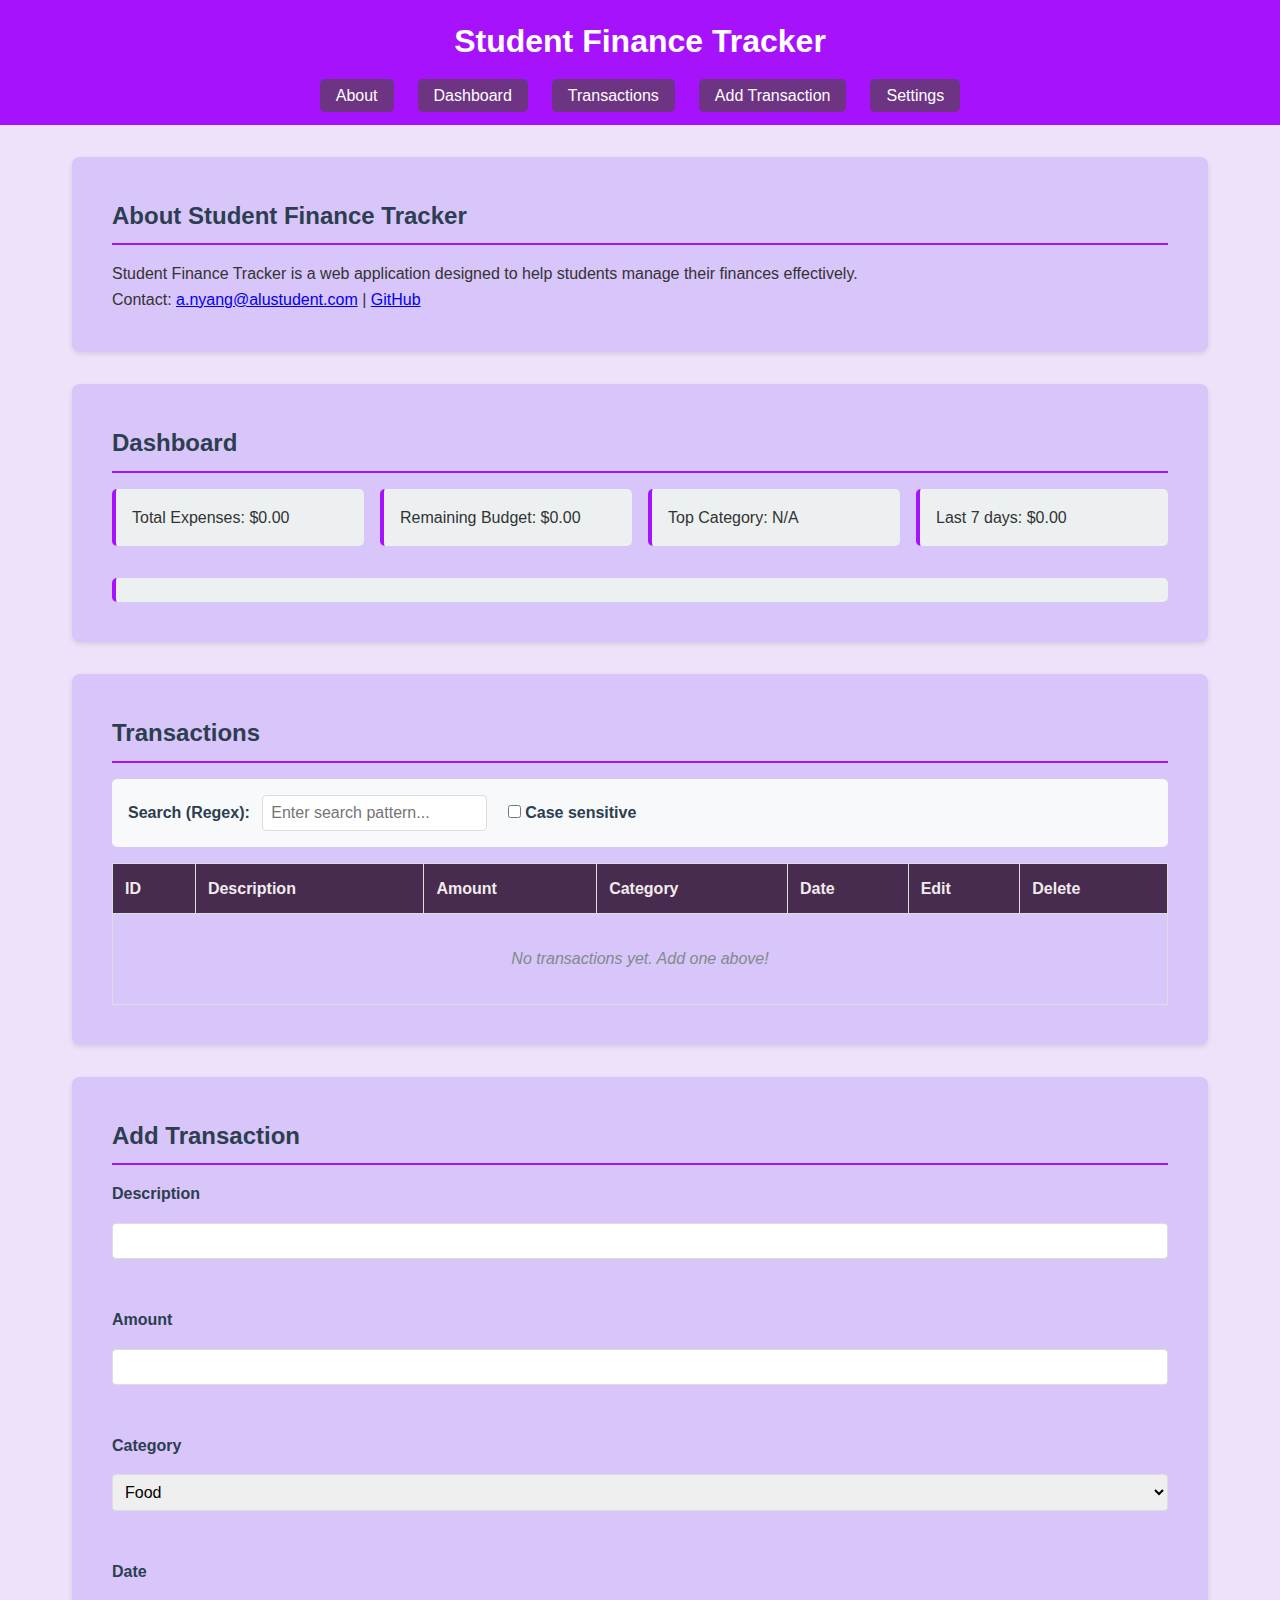
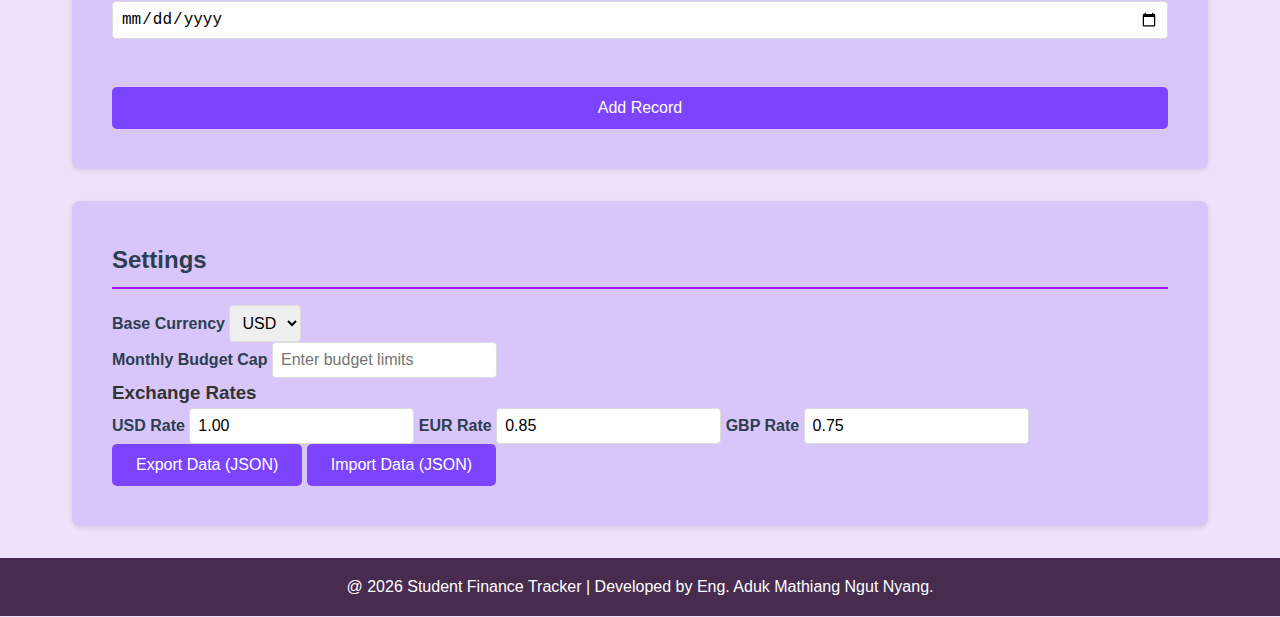
<file: index.html>
<!DOCTYPE html>
<html lang="en">
<head>
    <meta charset="UTF-8">
    <meta name="viewport" content="width=device-width, initial-scale=1.0">
    <title>Student Finance Tracker</title>
    <link rel="stylesheet" href="styles/styles.css">
</head>
<body>
    
    <!-- Skip link for accessibility -->
<a href="#main-content" class="skip-link">Skip to main content</a> 

<!-- Header --> 
<header>
    <h1>Student Finance Tracker</h1>
    <nav>
        <ul>
            <li><a href="#about">About</a></li>
            <li><a href="#dashboard">Dashboard</a></li>
            <li><a href="#transactions">Transactions</a></li>
            <li><a href="#add-transaction">Add Transaction</a></li>
            <li><a href="#settings">Settings</a></li>
        </ul>
    </nav>
</header> 

<!-- main content --> 
 <main id="main-content">
    <!-- About section-->
    <section id="about">
        <h2>About Student Finance Tracker</h2>
        <p>Student Finance Tracker is a web application designed to help students manage their finances effectively.</p>
        <p>Contact: <a href="mailto:a.nyang@alustudent.com">a.nyang@alustudent.com</a> | <a href="https://github.com/AdukNyang">GitHub</a></p>
    </section>

    <!-- Dashboard section -->
    <section id="dashboard">
        <h2>Dashboard</h2>
        <div class="metrics">
            <div>Total Expenses: $0.00</div>
            <div>Remaining Budget: $0.00</div>
            <div>Top Category: N/A</div>
            <div>Last 7 days trend: <span class="chart-placeholder">[Chart]</span></div>
            <div role="status" aria-live="polite" id="budget-alert"></div>
        </div>
    </section>

    <!-- Transactions Section -->
<section id="transactions">
    <h2>Transactions</h2>
    <div class="search-container">
        <label for="search-input">Search (Regex):</label>
        <input type="text" id="search-input" placeholder="Enter search pattern...">
        <label>
            <input type="checkbox" id="case-sensitive"> Case sensitive
        </label>
    </div>
    <table>
        <thead>
            <tr>
                <th>ID</th>
                <th>Description</th>
                <th>Amount</th>
                <th>Category</th>
                <th>Date</th>
                <th>Edit</th>
                <th>Delete</th>
            </tr>
        </thead>
        <tbody>
            <!-- Records will be added responsively here -->
        </tbody>
    </table>
</section>

<!--Add Transaction Form -->
<section id="add-transaction">
    <h2>Add Transaction</h2>
    <form id="transaction-form">
        <label for="description">Description</label>
        <input type="text" id="description" name="description" required>
        <span class="error-message" id="description-error"></span>

        <label for="amount">Amount</label>
        <input type="number" id="amount" name="amount" required>
        <span class="error-message" id="amount-error"></span>

        <label for="category">Category</label>
        <select id="category" name="category">
            <option>Food</option>
            <option>Transport</option>
            <option>Entertainment</option>
            <option>Toiletries</option>
            <option>Fees</option>
            <option>Other</option>
        </select>
        <span class="error-message" id="category-error"></span>

        <label for="date">Date</label>
        <input type="date" id="date" name="date" required>
        <span class="error-message" id="date-error"></span>

        <button type="submit">Add Record</button>
    </form>
</section>

<!-- Settings Section -->
<section id="settings">
    <h2>Settings</h2>
    <div>
        <label for="base-currency">Base Currency</label>
        <select id="base-currency">
            <option>USD</option>
            <option>EUR</option>
            <option>GBP</option>
       </select>
    </div>
    <div>
        <label for="budget-cap">Monthly Budget Cap</label>
        <input type="number" id="budget-cap" placeholder="Enter budget limits">
    </div>
    <div>
        <h3>Exchange Rates</h3>
        <label for="usd-rate">USD Rate</label>
        <input type="number" id="usd-rate" value="1.00" step="0.01">

        <label for="eur-rate">EUR Rate</label>
        <input type="number" id="eur-rate" value="0.85" step="0.01">

        <label for="gbp-rate">GBP Rate</label>
        <input type="number" id="gbp-rate" value="0.75" step="0.01">
    </div>
    <div>
        <button id="export-btn">Export Data (JSON)</button>
        <button id="import-btn">Import Data (JSON)</button>
        <input type="file" id="import-file" accept=".json" style="display:none;">
    </div>
    <!-- You can add more currency and conversion rate inputs here -->
</section>

</main>
<!-- Footer -->
<footer>
    <p>@ 2026 Student Finance Tracker | Developed by Eng. Aduk Mathiang Ngut Nyang.</p>
</footer>

<!-- Javascript Files -->
<script src="scripts/validators.js"></script>
<script src="scripts/state.js"></script>
<script src="scripts/app.js"></script>

</body>
</html>
</file>
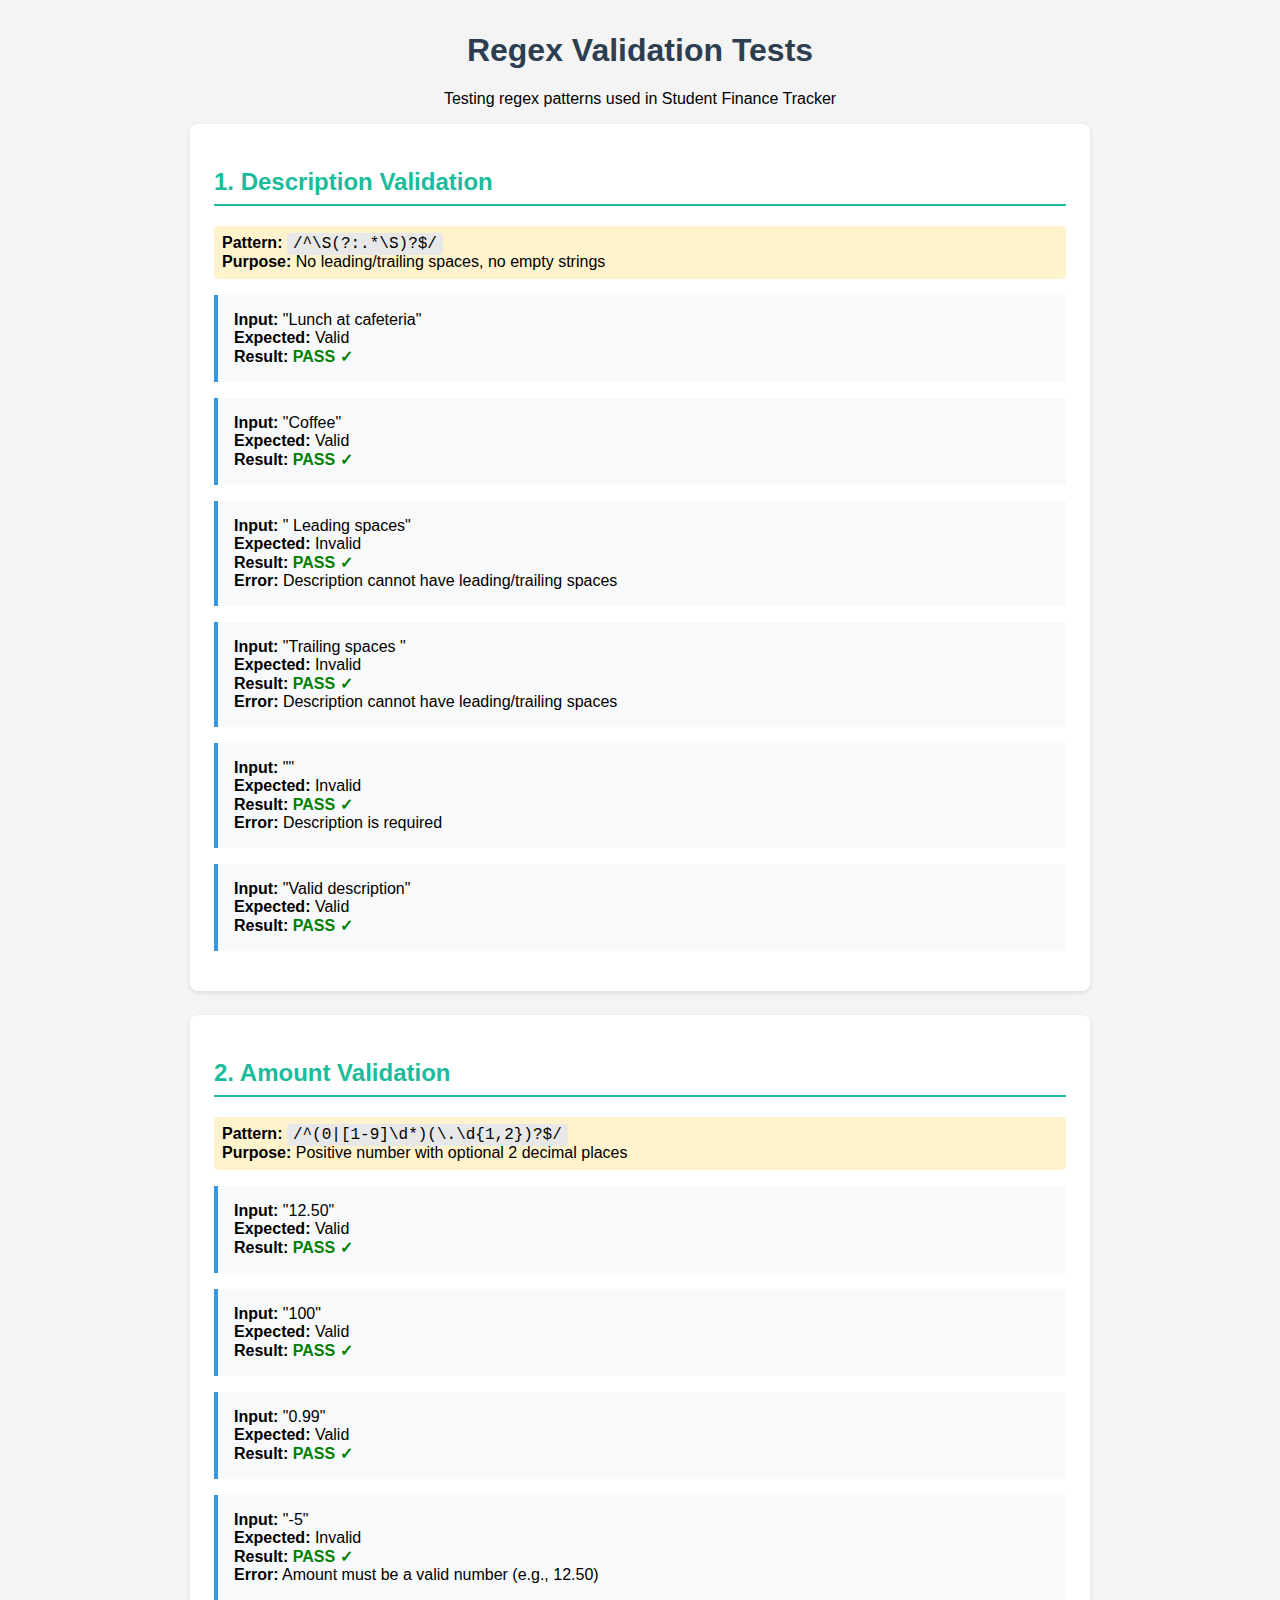
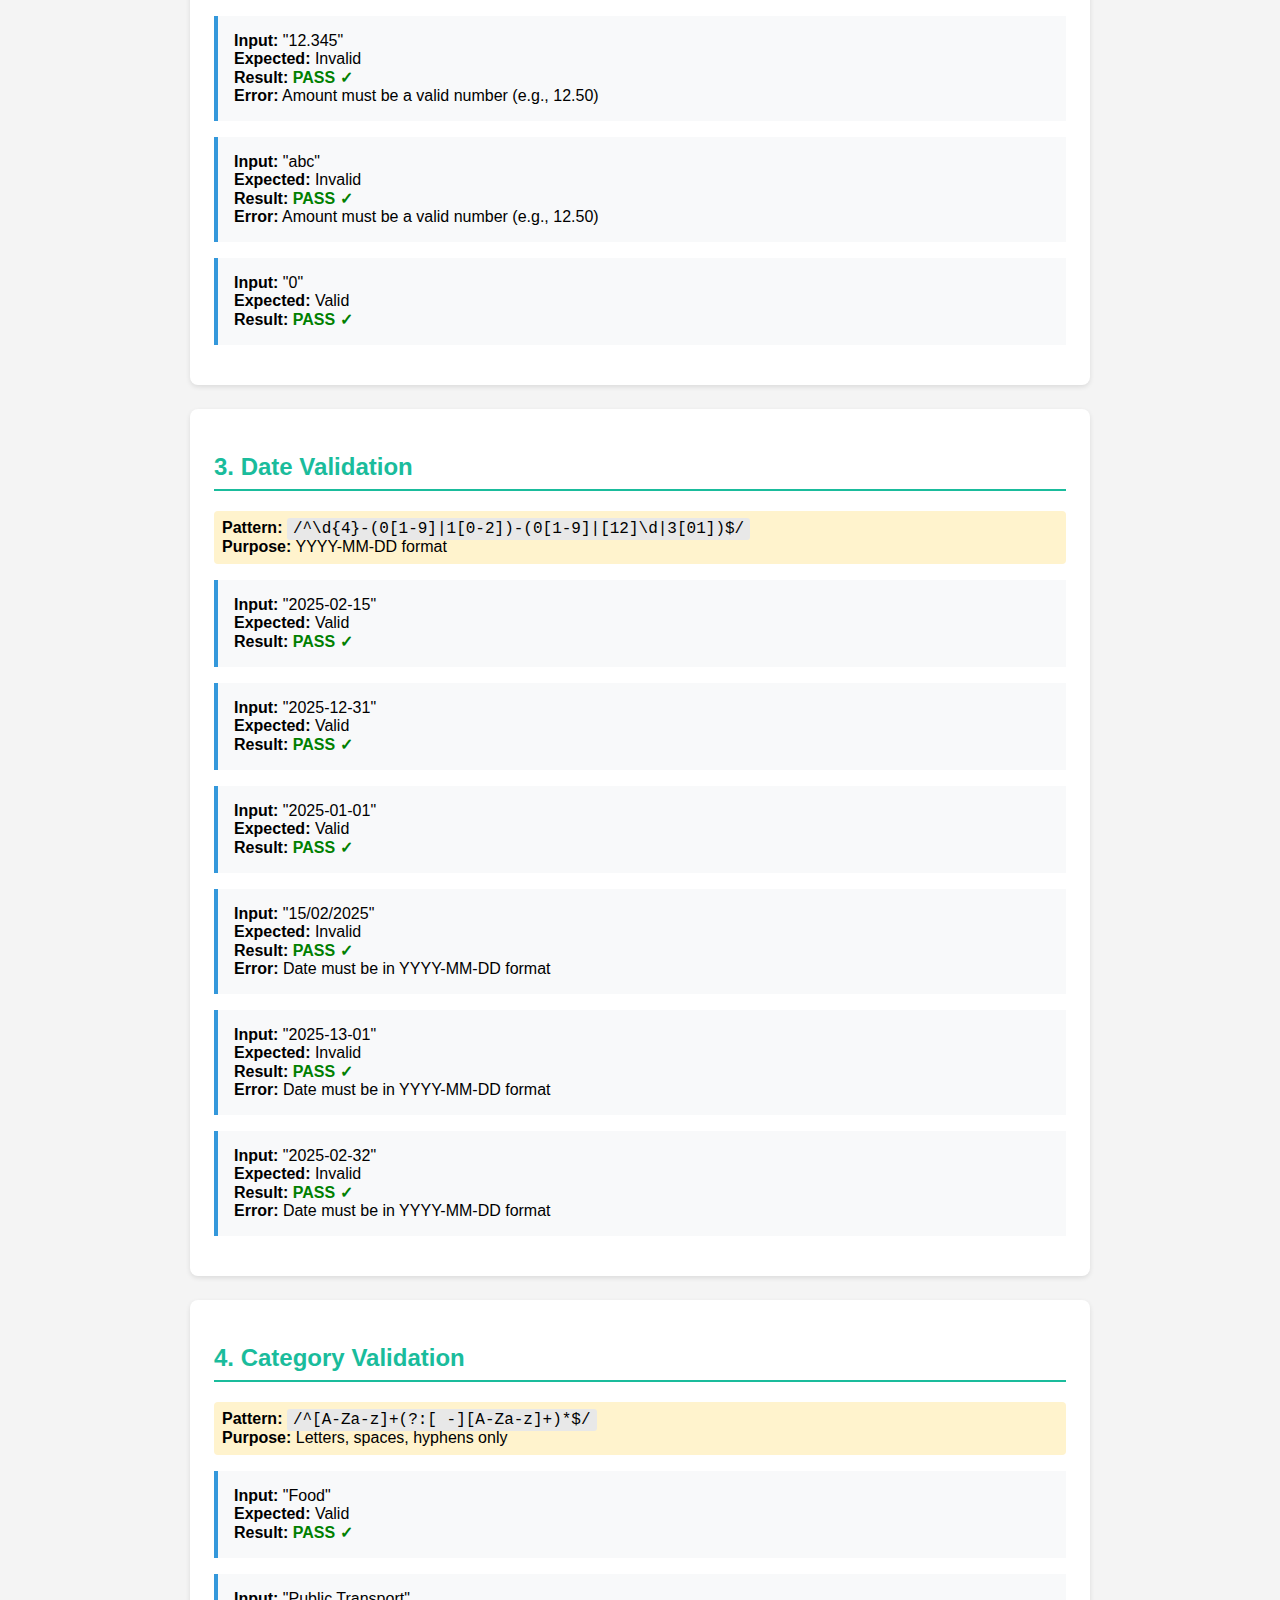
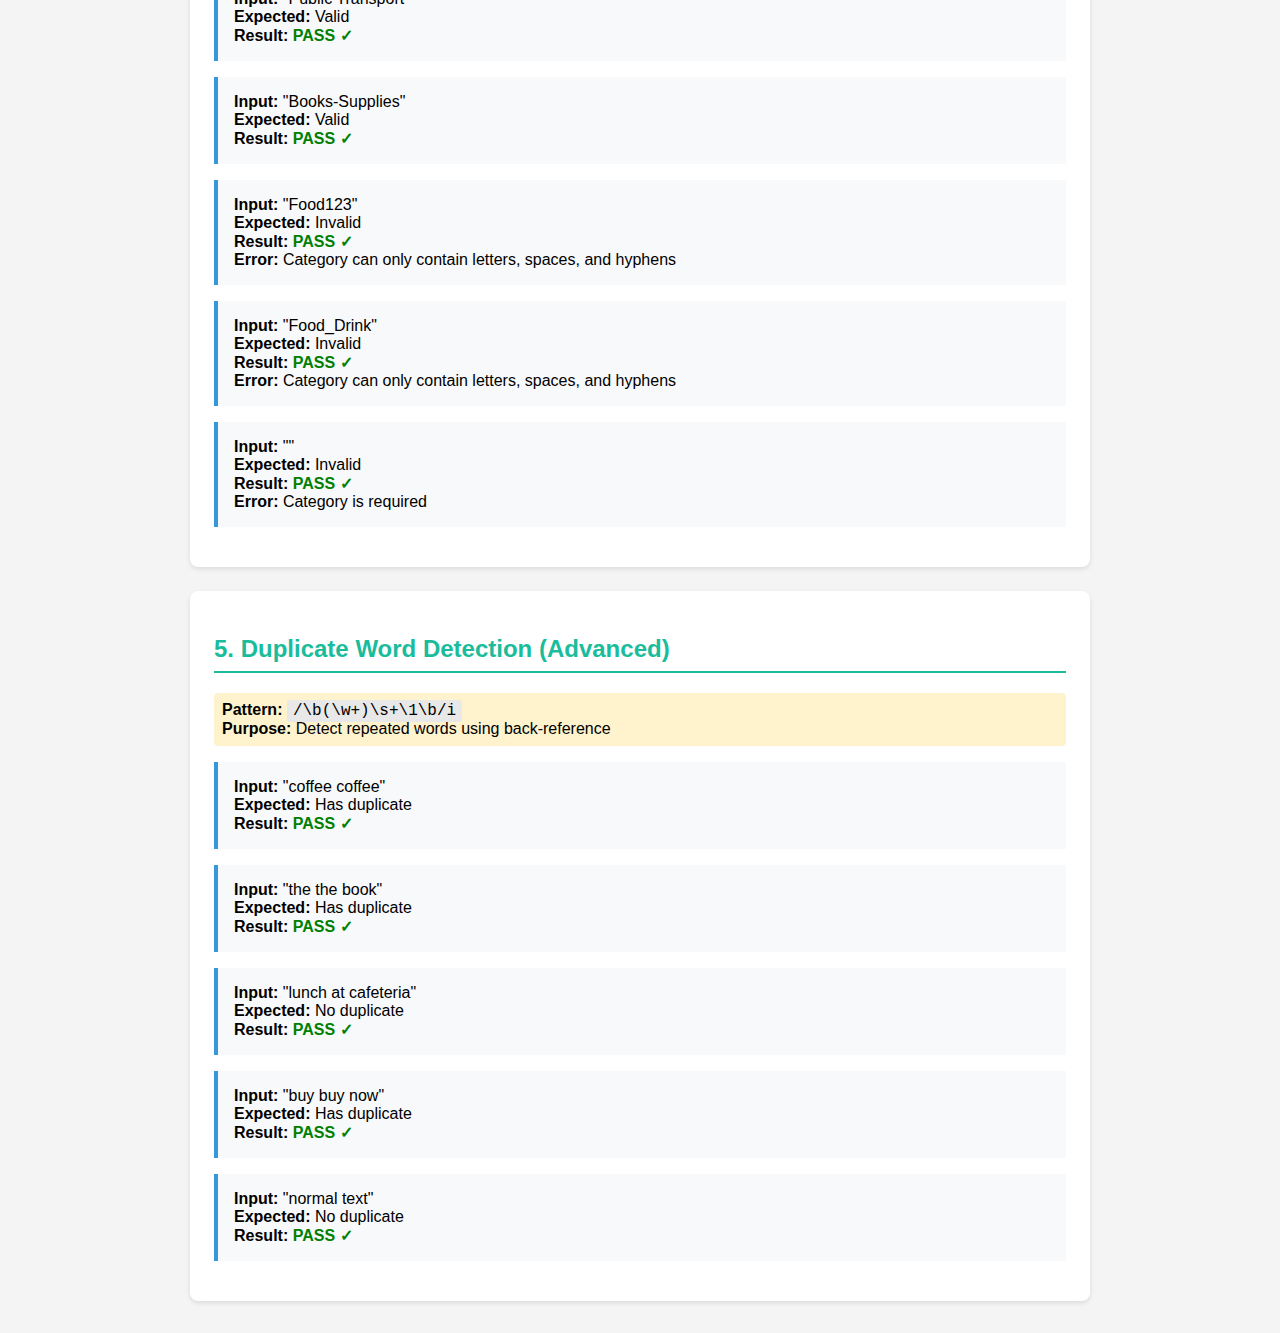
<file: tests.html>
<!DOCTYPE html>
<html lang="en">
<head>
    <meta charset="UTF-8">
    <meta name="viewport" content="width=device-width, initial-scale=1.0">
    <title>Regex Tests - Student Finance Tracker</title>
    <style>
        body {
            font-family: Arial, sans-serif;
            max-width: 900px;
            margin: 2rem auto;
            padding: 0 1rem;
            background-color: #f4f4f4;
        }
        h1 {
            color: #2c3e50;
            text-align: center;
        }
        .test-section {
            background: white;
            padding: 1.5rem;
            margin-bottom: 1.5rem;
            border-radius: 8px;
            box-shadow: 0 2px 5px rgba(0,0,0,0.1);
        }
        .test-section h2 {
            color: #1abc9c;
            border-bottom: 2px solid #1abc9c;
            padding-bottom: 0.5rem;
        }
        .test-case {
            margin: 1rem 0;
            padding: 1rem;
            background-color: #f8f9fa;
            border-left: 4px solid #3498db;
        }
        .pass {
            color: green;
            font-weight: bold;
        }
        .fail {
            color: red;
            font-weight: bold;
        }
        code {
            background-color: #e8e8e8;
            padding: 2px 6px;
            border-radius: 3px;
            font-family: 'Courier New', monospace;
        }
        .pattern {
            background-color: #fff3cd;
            padding: 0.5rem;
            margin: 0.5rem 0;
            border-radius: 4px;
        }
    </style>
</head>
<body>
    <h1>Regex Validation Tests</h1>
    <p style="text-align: center;">Testing regex patterns used in Student Finance Tracker</p>

    <div class="test-section">
        <h2>1. Description Validation</h2>
        <div class="pattern">
            <strong>Pattern:</strong> <code>/^\S(?:.*\S)?$/</code><br>
            <strong>Purpose:</strong> No leading/trailing spaces, no empty strings
        </div>
        <div id="desc-tests"></div>
    </div>

    <div class="test-section">
        <h2>2. Amount Validation</h2>
        <div class="pattern">
            <strong>Pattern:</strong> <code>/^(0|[1-9]\d*)(\.\d{1,2})?$/</code><br>
            <strong>Purpose:</strong> Positive number with optional 2 decimal places
        </div>
        <div id="amount-tests"></div>
    </div>

    <div class="test-section">
        <h2>3. Date Validation</h2>
        <div class="pattern">
            <strong>Pattern:</strong> <code>/^\d{4}-(0[1-9]|1[0-2])-(0[1-9]|[12]\d|3[01])$/</code><br>
            <strong>Purpose:</strong> YYYY-MM-DD format
        </div>
        <div id="date-tests"></div>
    </div>

    <div class="test-section">
        <h2>4. Category Validation</h2>
        <div class="pattern">
            <strong>Pattern:</strong> <code>/^[A-Za-z]+(?:[ -][A-Za-z]+)*$/</code><br>
            <strong>Purpose:</strong> Letters, spaces, hyphens only
        </div>
        <div id="category-tests"></div>
    </div>

    <div class="test-section">
        <h2>5. Duplicate Word Detection (Advanced)</h2>
        <div class="pattern">
            <strong>Pattern:</strong> <code>/\b(\w+)\s+\1\b/i</code><br>
            <strong>Purpose:</strong> Detect repeated words using back-reference
        </div>
        <div id="duplicate-tests"></div>
    </div>

    <script src="scripts/validators.js"></script>
    <script>
        // Test Description
        const descTests = [
            { input: "Lunch at cafeteria", expected: true },
            { input: "Coffee", expected: true },
            { input: "  Leading spaces", expected: false },
            { input: "Trailing spaces  ", expected: false },
            { input: "", expected: false },
            { input: "Valid description", expected: true }
        ];

        const descContainer = document.getElementById('desc-tests');
        descTests.forEach(test => {
            const error = validateDescription(test.input);
            const passed = (error === "" && test.expected) || (error !== "" && !test.expected);
            descContainer.innerHTML += `
                <div class="test-case">
                    <strong>Input:</strong> "${test.input}"<br>
                    <strong>Expected:</strong> ${test.expected ? 'Valid' : 'Invalid'}<br>
                    <strong>Result:</strong> <span class="${passed ? 'pass' : 'fail'}">${passed ? 'PASS ✓' : 'FAIL ✗'}</span>
                    ${error ? '<br><strong>Error:</strong> ' + error : ''}
                </div>
            `;
        });

        // Test Amount
        const amountTests = [
            { input: "12.50", expected: true },
            { input: "100", expected: true },
            { input: "0.99", expected: true },
            { input: "-5", expected: false },
            { input: "12.345", expected: false },
            { input: "abc", expected: false },
            { input: "0", expected: true }
        ];

        const amountContainer = document.getElementById('amount-tests');
        amountTests.forEach(test => {
            const error = validateAmount(test.input);
            const passed = (error === "" && test.expected) || (error !== "" && !test.expected);
            amountContainer.innerHTML += `
                <div class="test-case">
                    <strong>Input:</strong> "${test.input}"<br>
                    <strong>Expected:</strong> ${test.expected ? 'Valid' : 'Invalid'}<br>
                    <strong>Result:</strong> <span class="${passed ? 'pass' : 'fail'}">${passed ? 'PASS ✓' : 'FAIL ✗'}</span>
                    ${error ? '<br><strong>Error:</strong> ' + error : ''}
                </div>
            `;
        });

        // Test Date
        const dateTests = [
            { input: "2025-02-15", expected: true },
            { input: "2025-12-31", expected: true },
            { input: "2025-01-01", expected: true },
            { input: "15/02/2025", expected: false },
            { input: "2025-13-01", expected: false },
            { input: "2025-02-32", expected: false }
        ];

        const dateContainer = document.getElementById('date-tests');
        dateTests.forEach(test => {
            const error = validateDate(test.input);
            const passed = (error === "" && test.expected) || (error !== "" && !test.expected);
            dateContainer.innerHTML += `
                <div class="test-case">
                    <strong>Input:</strong> "${test.input}"<br>
                    <strong>Expected:</strong> ${test.expected ? 'Valid' : 'Invalid'}<br>
                    <strong>Result:</strong> <span class="${passed ? 'pass' : 'fail'}">${passed ? 'PASS ✓' : 'FAIL ✗'}</span>
                    ${error ? '<br><strong>Error:</strong> ' + error : ''}
                </div>
            `;
        });

        // Test Category
        const categoryTests = [
            { input: "Food", expected: true },
            { input: "Public Transport", expected: true },
            { input: "Books-Supplies", expected: true },
            { input: "Food123", expected: false },
            { input: "Food_Drink", expected: false },
            { input: "", expected: false }
        ];

        const categoryContainer = document.getElementById('category-tests');
        categoryTests.forEach(test => {
            const error = validateCategory(test.input);
            const passed = (error === "" && test.expected) || (error !== "" && !test.expected);
            categoryContainer.innerHTML += `
                <div class="test-case">
                    <strong>Input:</strong> "${test.input}"<br>
                    <strong>Expected:</strong> ${test.expected ? 'Valid' : 'Invalid'}<br>
                    <strong>Result:</strong> <span class="${passed ? 'pass' : 'fail'}">${passed ? 'PASS ✓' : 'FAIL ✗'}</span>
                    ${error ? '<br><strong>Error:</strong> ' + error : ''}
                </div>
            `;
        });

        // Test Duplicate Words
        const duplicateTests = [
            { input: "coffee coffee", expected: true },
            { input: "the the book", expected: true },
            { input: "lunch at cafeteria", expected: false },
            { input: "buy buy now", expected: true },
            { input: "normal text", expected: false }
        ];

        const duplicateContainer = document.getElementById('duplicate-tests');
        const duplicateRegex = /\b(\w+)\s+\1\b/i;
        duplicateTests.forEach(test => {
            const hasMatch = duplicateRegex.test(test.input);
            const passed = hasMatch === test.expected;
            duplicateContainer.innerHTML += `
                <div class="test-case">
                    <strong>Input:</strong> "${test.input}"<br>
                    <strong>Expected:</strong> ${test.expected ? 'Has duplicate' : 'No duplicate'}<br>
                    <strong>Result:</strong> <span class="${passed ? 'pass' : 'fail'}">${passed ? 'PASS ✓' : 'FAIL ✗'}</span>
                </div>
            `;
        });
    </script>
</body>
</html>
</file>
<file: styles/styles.css>
/* Basic Reset */
* {
    margin: 0;
    padding: 0;
    box-sizing: border-box;
}

body {
    font-family: Arial, sans-serif;
    line-height: 1.6;
    color: #333;
    background-color: #eee2fb;
}

/* Header */
header {
    background-color: #a712fd;
    color: rgb(255, 255, 255);
    padding: 1rem;
    text-align: center;
}

header h1 {
    margin-bottom: 1rem;
}

/* Navigation */
nav ul {
    list-style: none;
    display: flex;
    justify-content: center;
    flex-wrap: wrap;
    gap: 1rem;
}

nav a {
    color: rgb(255, 255, 255);
    text-decoration: none;
    padding: 0.5rem 1rem;
    background-color: #6c3483;
    border-radius: 5px;
    transition: background-color 0.3s;
}

nav a:hover {
    background-color: #ca7af8;
}

/* Main Content */
main {
    max-width: 1200px;
    margin: 2rem auto;
    padding: 0 1rem;
}

section {
    background-color: #d8c5f9;
    padding: 2rem;
    margin-bottom: 2rem;
    border-radius: 8px;
    box-shadow: 0 2px 5px rgba(0,0,0,0.1);
}

section h2 {
    margin-bottom: 1rem;
    color: #2c3e50;
    border-bottom: 2px solid #a712fd;
    padding-bottom: 0.5rem;
}

/* Table */
table {
    width: 100%;
    border-collapse: collapse;
    margin-top: 1rem;
}

table th,
table td {
    padding: 0.75rem;
    text-align: left;
    border: 1px solid #ddd;
}

table th {
    background-color: #472c50;
    color: rgb(241, 235, 235);
}

table tbody tr:hover {
    background-color: #f3d7f7;
}

/* Forms */
form {
    display: flex;
    flex-direction: column;
    gap: 1rem;
}

label {
    font-weight: bold;
    color: #2c3e50;
}

input[type="text"],
input[type="number"],
input[type="date"],
select {
    padding: 0.5rem;
    border: 1px solid #ddd;
    border-radius: 4px;
    font-size: 1rem;
}

input:focus,
select:focus {
    outline: none;
    border-color: #a712fd;
    box-shadow: 0 0 5px rgba(167, 18, 253, 0.3);
}

button {
    padding: 0.75rem 1.5rem;
    background-color: #7c44ff;
    color: white;
    border: none;
    border-radius: 5px;
    cursor: pointer;
    font-size: 1rem;
    transition: background-color 0.3s;
}

button:hover {
    background-color: #89868a;
}

.error-message {
    color: red;
    font-size: 0.875rem;
    min-height: 1rem;
}

/* Dashboard */
.metrics {
    display: flex;
    flex-wrap: wrap;
    gap: 1rem;
}

.metrics > div {
    flex: 1;
    min-width: 200px;
    padding: 1rem;
    background-color: #ecf0f1;
    border-radius: 5px;
    border-left: 4px solid #a712fd;
}

/* Skip Link */
.skip-link {
    position: absolute;
    top: -40px;
    left: 0;
    background: #a712fd;
    color: white;
    padding: 0.5rem;
    text-decoration: none;
}

.skip-link:focus {
    top: 0;
}

/* Footer */
footer {
    background-color: #472c50;
    color: white;
    text-align: center;
    padding: 1rem;
    margin-top: 2rem;
}

/* Mobile First: Small screens (default above) */

/* Tablet - 768px and up */
@media (min-width: 768px) {
    nav ul {
        gap: 1.5rem;
    }
    
    section {
        padding: 2.5rem;
    }
}

/* Desktop - 1024px and up */
@media (min-width: 1024px) {
    main {
        padding: 0 2rem;
    }
    
    .metrics > div {
        min-width: 250px;
    }
}

/* Search highlighting */
mark {
    background-color: yellow;
    padding: 2px 4px;
    border-radius: 3px;
}

/* Sortable table headers */
#transactions th {
    cursor: pointer;
    user-select: none;
}

#transactions th:hover {
    background-color: #1a252f;
}

/* Search container styling */
.search-container {
    margin-bottom: 1rem;
    padding: 1rem;
    background-color: #f8f9fa;
    border-radius: 5px;
}

.search-container label {
    margin-right: 0.5rem;
}

.search-container input[type="text"] {
    margin-right: 1rem;
}
/* Additional Polish */

/* Smooth scrolling */
html {
    scroll-behavior: smooth;
}

/* Better button styles */
button {
    transition: transform 0.2s, background-color 0.3s;
}

button:active {
    transform: scale(0.98);
}

button:disabled {
    background-color: #95a5a6;
    cursor: not-allowed;
}

/* Edit and Delete buttons in table */
.edit-btn {
    background-color: #3498db;
    padding: 0.4rem 0.8rem;
    font-size: 0.875rem;
}

.edit-btn:hover {
    background-color: #2980b9;
}

.delete-btn {
    background-color: #e74c3c;
    padding: 0.4rem 0.8rem;
    font-size: 0.875rem;
}

.delete-btn:hover {
    background-color: #c0392b;
}

/* Empty state styling */
table tbody tr td[colspan] {
    text-align: center;
    color: #7f8c8d;
    font-style: italic;
    padding: 2rem;
}

/* Budget alert styling */
#budget-alert {
    margin-top: 1rem;
    padding: 0.75rem;
    border-radius: 5px;
    text-align: center;
}

/* Loading animation for buttons */
@keyframes pulse {
    0%, 100% { opacity: 1; }
    50% { opacity: 0.7; }
}

button:active {
    animation: pulse 0.3s ease-in-out;
}

/* Print styles */
@media print {
    header, nav, button, .skip-link {
        display: none;
    }
    
    section {
        box-shadow: none;
        page-break-inside: avoid;
    }
}

/* Reduced motion for accessibility */
@media (prefers-reduced-motion: reduce) {
    * {
        animation: none !important;
        transition: none !important;
    }
}
</file>
